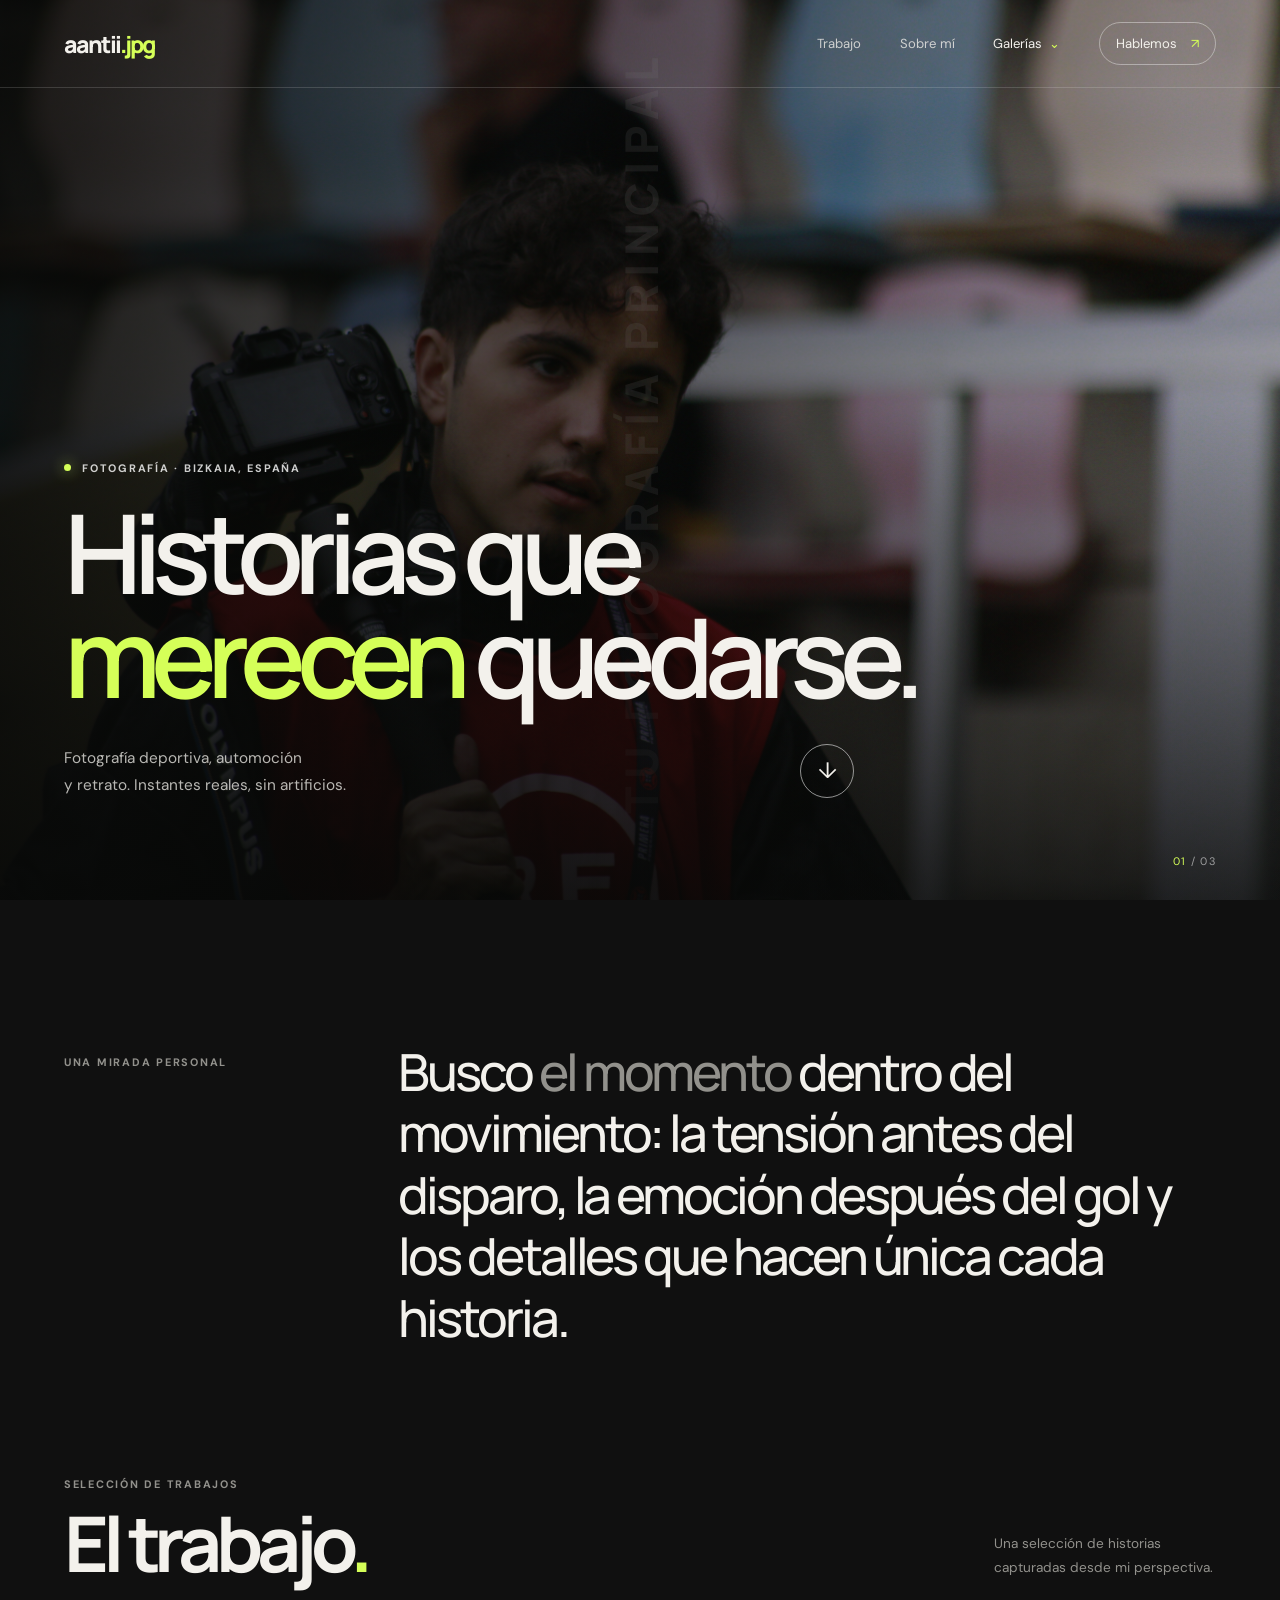
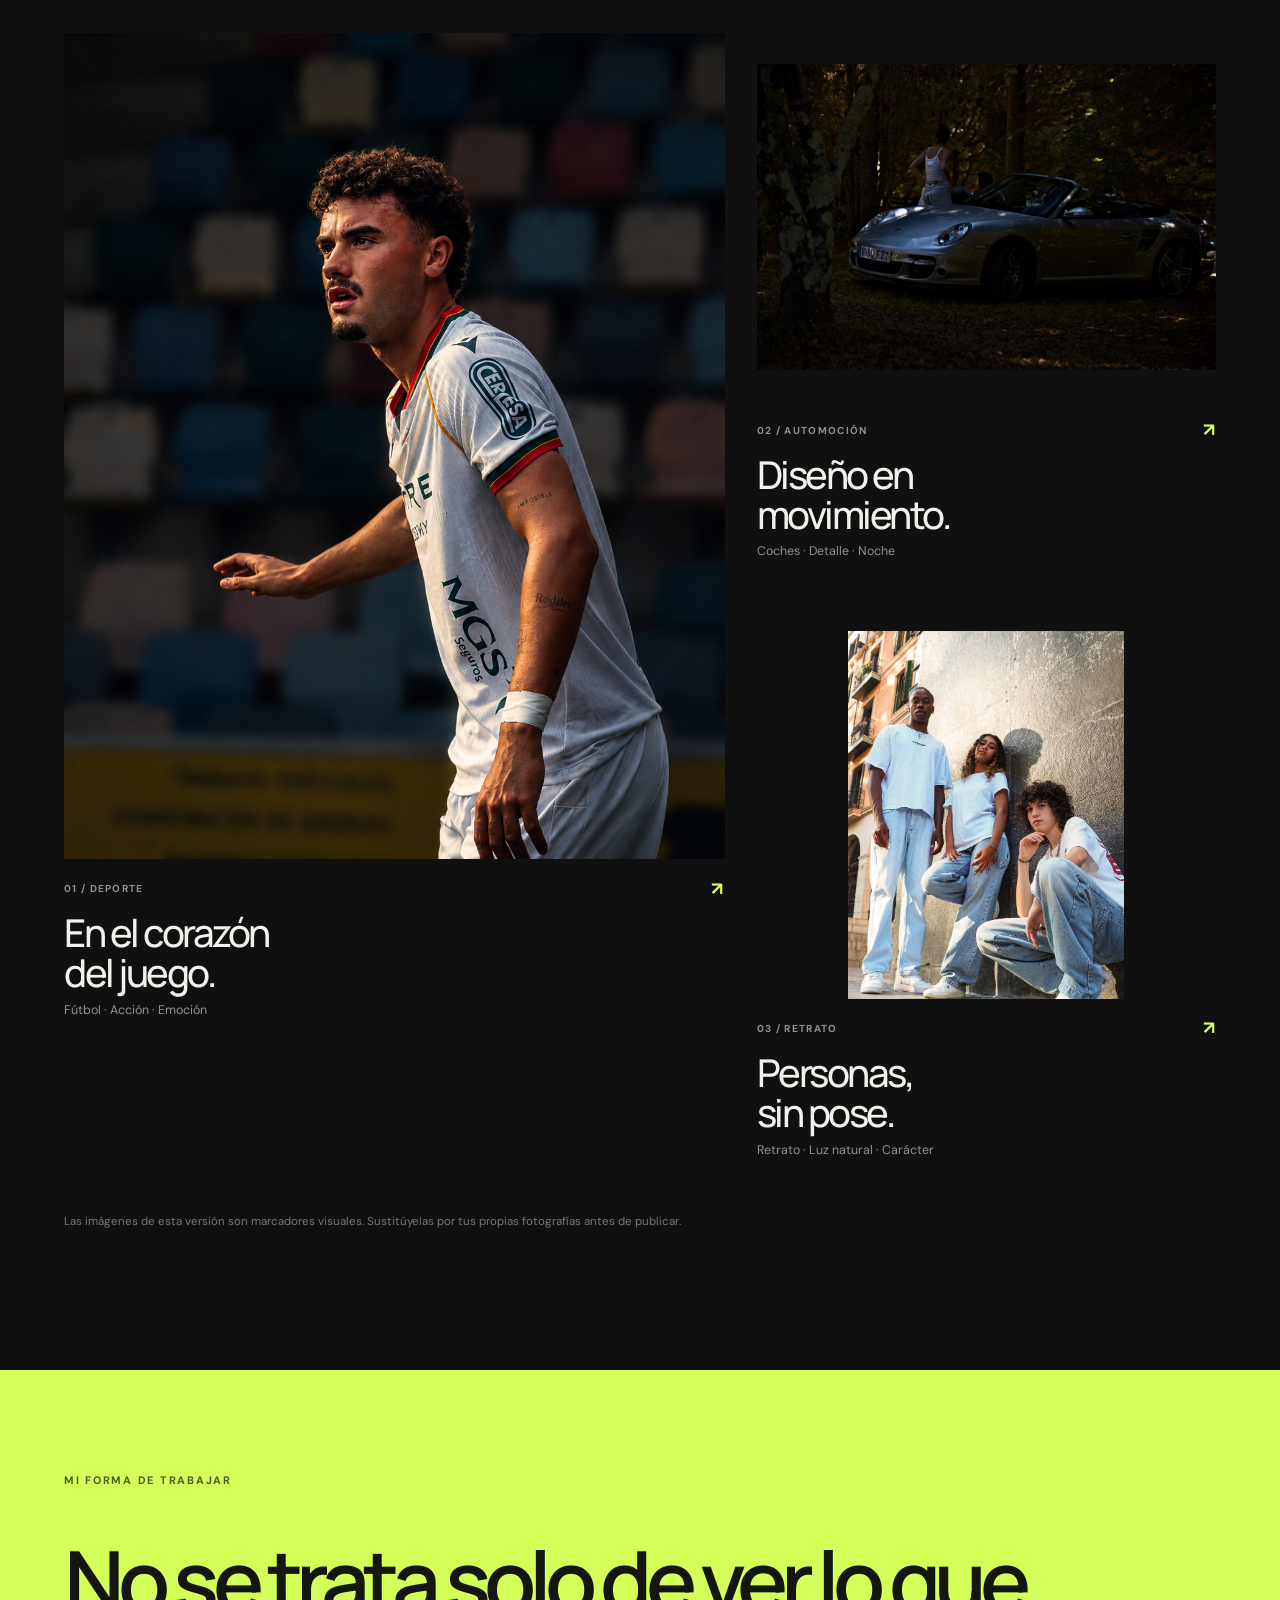
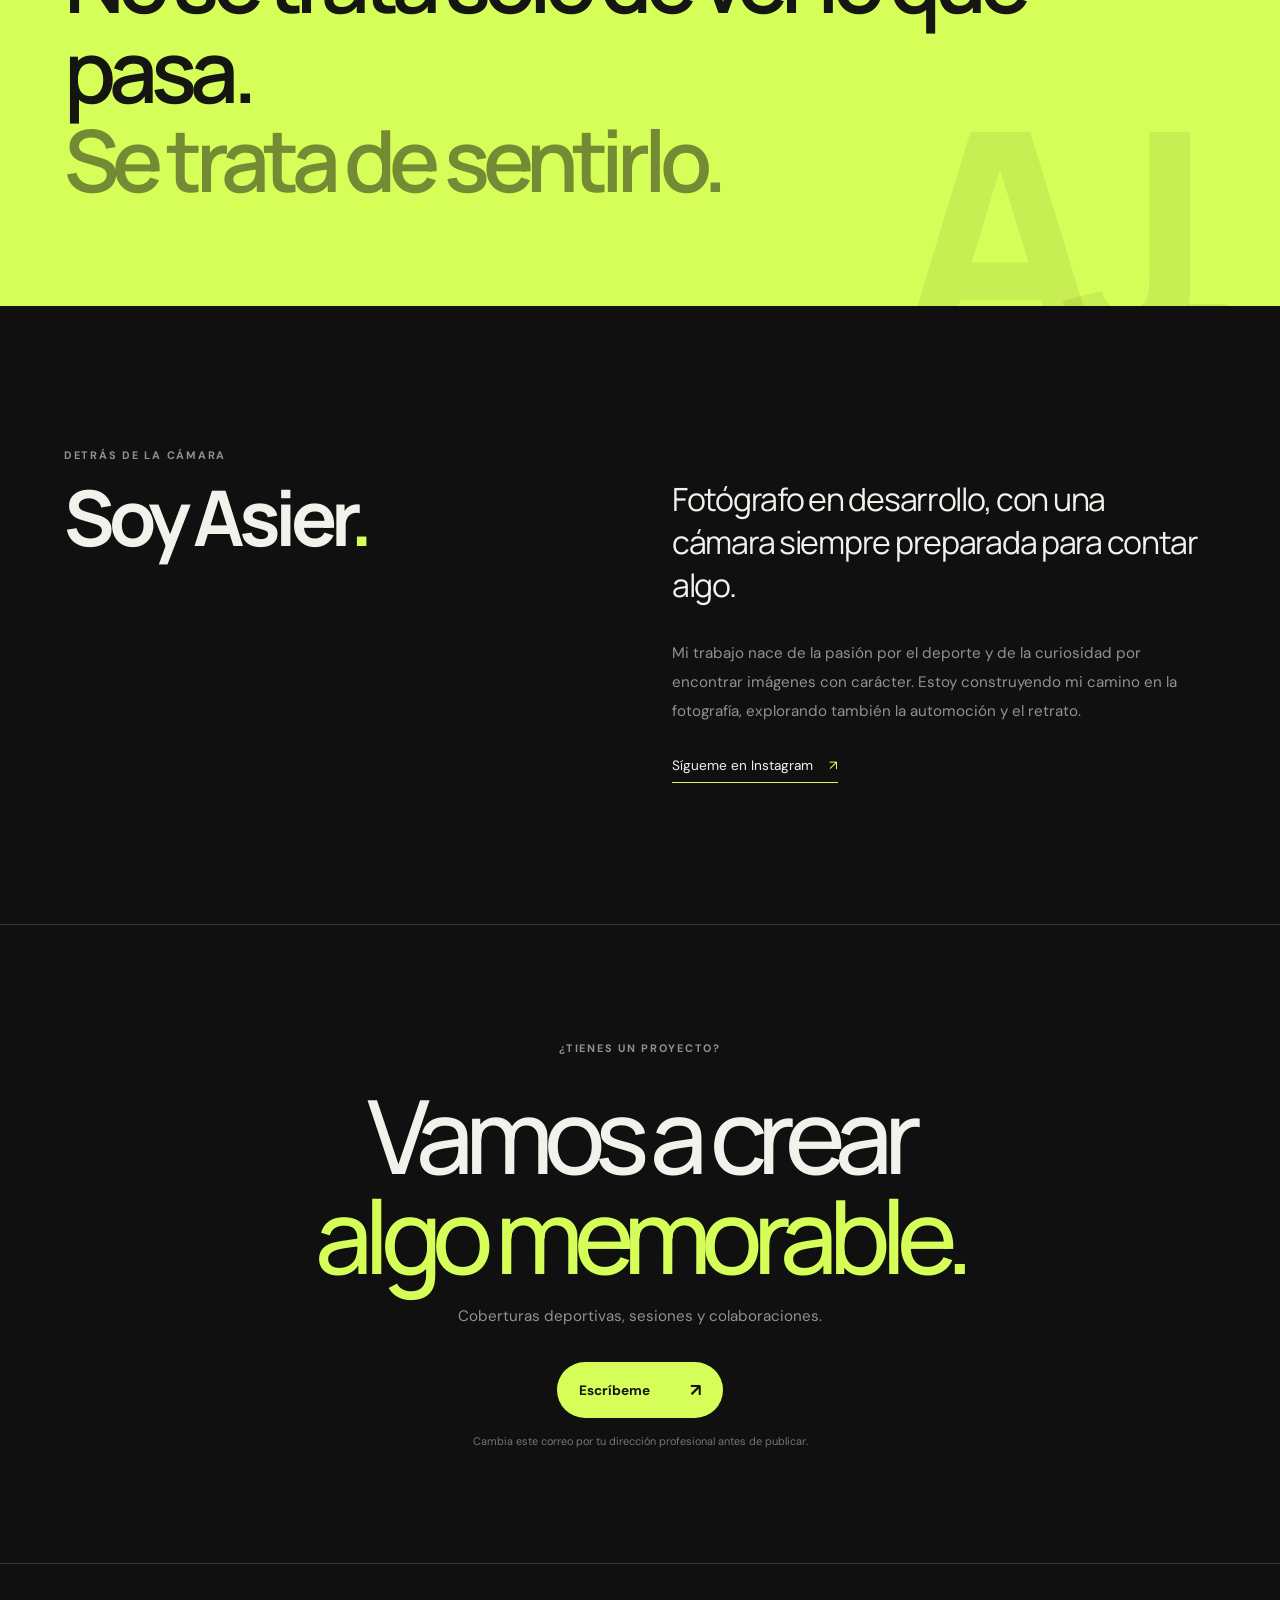
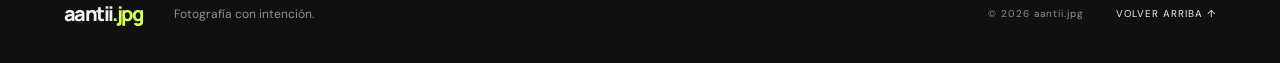
<file: index.html>
<!doctype html>
<html lang="es">
<head>
  <meta charset="utf-8">
  <meta name="viewport" content="width=device-width, initial-scale=1">
  <meta name="theme-color" content="#101010">
  <meta name="description" content="Asier.jpg — fotografía deportiva, automoción y retrato en Bizkaia.">
  <title>aantii.jpg — Fotografo</title>
  <link rel="shortcut icon" href="./img/aantii-jpg__1_-removebg-preview.png" />
  <link rel="preconnect" href="https://fonts.googleapis.com">
  <link rel="preconnect" href="https://fonts.gstatic.com" crossorigin>
  <link href="https://fonts.googleapis.com/css2?family=DM+Sans:wght@400;500;600;700&family=Manrope:wght@400;500;600;700;800&display=swap" rel="stylesheet">
  <link rel="stylesheet" href="css/styles.css">
  <script src="js/main.js" defer></script>
</head>
<body>
  <a class="skip-link" href="#contenido">Saltar al contenido</a>

  <header class="site-header">
    <a class="wordmark" href="#inicio" aria-label="asier.jpg, inicio">aantii<span>.jpg</span></a>
    <button class="menu-toggle" aria-expanded="false" aria-controls="main-nav" aria-label="Abrir menú">
      <span></span><span></span>
    </button>
    <nav class="main-nav" id="main-nav" aria-label="Navegación principal">
      <a href="#trabajo">Trabajo</a>
      <a href="#sobre-mi">Sobre mí</a>
      <div class="nav-dropdown">
  <button class="nav-dropdown-toggle"
          type="button"
          aria-expanded="false"
          aria-controls="galerias-menu">
    Galerías <span class="dropdown-arrow">⌄</span>
  </button>

  <div class="nav-dropdown-menu" id="galerias-menu">
    <a href="deporte.html">01 / Deporte</a>
    <a href="automocion.html">02 / Automoción</a>
    <a href="retrato.html">03 / Retrato</a>
  </div>
</div>
      <a class="nav-contact" href="#contacto">Hablemos <span aria-hidden="true">↗</span></a>
    </nav>
  </header>

  <main id="contenido">
    <section class="hero" id="inicio" aria-labelledby="hero-title">
      <div class="hero-image" role="img" aria-label="Imagen principal de fotografía deportiva; sustituye este recurso por tu fotografía favorita"></div>
      <div class="hero-shade"></div>
      <div class="hero-content">
        <p class="eyebrow"><span class="status-dot"></span> FOTOGRAFÍA · BIZKAIA, ESPAÑA</p>
        <h1 id="hero-title">Historias que<br><em>merecen</em> quedarse.</h1>
        <div class="hero-bottom">
          <p>Fotografía deportiva, automoción<br>y retrato. Instantes reales, sin artificios.</p>
          <a class="round-link" href="#trabajo" aria-label="Explorar trabajos"><span aria-hidden="true">↓</span></a>
        </div>
      </div>
      <div class="hero-index"><span>01</span> / 03</div>
    </section>

    <section class="intro section-wrap">
      <p class="eyebrow">UNA MIRADA PERSONAL</p>
      <p class="intro-copy">Busco <span>el momento</span> dentro del movimiento: la tensión antes del disparo, la emoción después del gol y los detalles que hacen única cada historia.</p>
    </section>

    <section class="work section-wrap" id="trabajo" aria-labelledby="work-title">
      <div class="section-heading">
        <div>
          <p class="eyebrow">SELECCIÓN DE TRABAJOS</p>
          <h2 id="work-title">El trabajo<span class="muted">.</span></h2>
        </div>
        <p class="section-note">Una selección de historias<br>capturadas desde mi perspectiva.</p>
      </div>

      <div class="gallery">
        <a class="project project-large" href="./deporte.html" aria-label="Proyecto de fotografía deportiva. Contactar para ver más">
          <div class="project-image image-sport" role="img" aria-label="Marcador provisional de fotografía deportiva"></div>
          <div class="project-meta"><span>01 / DEPORTE</span><span class="project-arrow" aria-hidden="true">↗</span></div>
          <h3>En el corazón<br>del juego.</h3>
          <p class="project-caption">Fútbol · Acción · Emoción</p>
        </a>
        <a class="project project-small" href="./automocion.html" aria-label="Proyecto de automoción. Contactar para ver más">
          <div class="project-image image-cars" role="img" aria-label="Marcador provisional de fotografía de automoción"></div>
          <div class="project-meta"><span>02 / AUTOMOCIÓN</span><span class="project-arrow" aria-hidden="true">↗</span></div>
          <h3>Diseño en<br>movimiento.</h3>
          <p class="project-caption">Coches · Detalle · Noche</p>
        </a>
        <a class="project project-small" href="./retrato.html" aria-label="Proyecto de retrato. Contactar para ver más">
          <div class="project-image image-portrait" role="img" aria-label="Marcador provisional de fotografía de retrato"></div>
          <div class="project-meta"><span>03 / RETRATO</span><span class="project-arrow" aria-hidden="true">↗</span></div>
          <h3>Personas,<br>sin pose.</h3>
          <p class="project-caption">Retrato · Luz natural · Carácter</p>
        </a>
      </div>
      <p class="replace-note">Las imágenes de esta versión son marcadores visuales. Sustitúyelas por tus propias fotografías antes de publicar.</p>
    </section>

    <section class="statement">
      <div class="statement-inner">
        <p class="eyebrow">MI FORMA DE TRABAJAR</p>
        <p class="statement-copy">No se trata solo de ver lo que pasa.<br><span>Se trata de sentirlo.</span></p>
        <span class="statement-mark" aria-hidden="true">AJ.</span>
      </div>
    </section>

    <section class="about section-wrap" id="sobre-mi" aria-labelledby="about-title">
      <div class="about-label">
        <p class="eyebrow">DETRÁS DE LA CÁMARA</p>
        <h2 id="about-title">Soy Asier<span class="muted">.</span></h2>
      </div>
      <div class="about-copy">
        <p class="about-lead">Fotógrafo en desarrollo, con una cámara siempre preparada para contar algo.</p>
        <p>Mi trabajo nace de la pasión por el deporte y de la curiosidad por encontrar imágenes con carácter. Estoy construyendo mi camino en la fotografía, explorando también la automoción y el retrato.</p>
        <a class="text-link" href="https://www.instagram.com/aantii.jpg?utm_source=ig_web_button_share_sheet&vrfl=ZDNlZDc0MzIxNw==" target="_blank" rel="noreferrer">Sígueme en Instagram <span aria-hidden="true">↗</span></a>
      </div>
    </section>

    <section class="contact section-wrap" id="contacto" aria-labelledby="contact-title">
      <p class="eyebrow">¿TIENES UN PROYECTO?</p>
      <h2 id="contact-title">Vamos a crear<br><em>algo memorable.</em></h2>
      <p class="contact-copy">Coberturas deportivas, sesiones y colaboraciones.</p>
      <a class="contact-button" href="mailto:hola@asier.jpg">Escríbeme <span aria-hidden="true">↗</span></a>
      <p class="contact-small">Cambia este correo por tu dirección profesional antes de publicar.</p>
    </section>
  </main>

  <footer class="site-footer">
    <a class="wordmark" href="#inicio">aantii<span>.jpg</span></a>
    <p>Fotografía con intención.</p>
    <div class="footer-right"><span>© <span id="year">2026</span> aantii.jpg</span><a href="#inicio">VOLVER ARRIBA ↑</a></div>
  </footer>
</body>
</html>
</file>
<file: css/styles.css>
/* ASIER.JPG — visual system
   Palette: near-black, warm white, muted grey and a restrained acid-lime accent.
   Replace the CSS placeholder artwork with your own photos before publishing. */

:root {
  color-scheme: dark;
  --bg: #101010;
  --panel: #171717;
  --text: #f3f1ec;
  --muted: #92918c;
  --line: rgba(243, 241, 236, .16);
  --accent: #d5ff58;
  --max-width: 1440px;
  --gutter: clamp(1.25rem, 5vw, 5.5rem);
}

* { box-sizing: border-box; }
html { scroll-behavior: smooth; scroll-padding-top: 90px; }
body {
  margin: 0;
  background: var(--bg);
  color: var(--text);
  font-family: "DM Sans", sans-serif;
  -webkit-font-smoothing: antialiased;
}
a { color: inherit;
   text-decoration: none; 
  }

button { 
  font: inherit; 
}

::selection { 
  color: var(--bg); 
  background: var(--accent); 
}

.skip-link { 
  position: absolute; 
  left: -9999px; 
  top: 1rem; 
  z-index: 100; 
  padding: .8rem 1rem; 
  background: var(--accent); 
  color: var(--bg); 
}

.skip-link:focus { 
  left: 1rem; 
}

.site-header {
  position: absolute;
  z-index: 10;
  top: 0; left: 0; right: 0;
  height: 88px;
  display: flex; align-items: center; justify-content: space-between;
  padding: 0 var(--gutter);
  border-bottom: 1px solid rgba(255,255,255,.15);
}

.wordmark {
  font-family: "Manrope", sans-serif;
  font-size: 1.45rem; font-weight: 800; letter-spacing: -.08em;
}

.wordmark span { 
  color: var(--accent);
 }

.main-nav { 
  display: flex; 
  align-items: center; 
  gap: clamp(1.5rem, 3vw, 3.25rem); 
  font-size: .82rem; 
}

.main-nav a {
   color: rgba(243,241,236,.78);
    transition: color .2s ease; 
  }

.main-nav a:hover, .main-nav a:focus-visible {
   color: var(--accent); 
  }

.main-nav .nav-contact { 
  color: var(--text); border: 1px solid rgba(255,255,255,.38); padding: .75rem 1rem; border-radius: 100px; 
}

.nav-contact span { 
  color: var(--accent); margin-left: .65rem; 
}

.menu-toggle { 
  display: none; 
}

.hero {
  position: relative; 
  min-height: min(850px, 100svh); 
  min-height: max(680px, 100svh);
  display: flex;
  align-items: flex-end; 
  overflow: hidden; 
  isolation: isolate;
  background: #252724;
}

.hero-image, .hero-shade { 
  position: absolute;
  inset: 0;
  z-index: -1; 
  }

.hero-image {
  /* Marcador local. Sustituye por tu foto: url("../img/hero-football.jpg") center 35% / cover no-repeat */
  background: url("../img/_MG_8658.jpg") center / cover no-repeat;
  transform: scale(1.01);
}

.hero-image::after {
  content: "TU FOTOGRAFÍA PRINCIPAL";
  position: absolute; 
  top: 48%; 
  left: 50%; 
  transform: translate(-50%,-50%) rotate(-90deg);
  font-family: "Manrope", sans-serif; 
  font-size: clamp(1.2rem, 3.5vw, 3.7rem); 
  font-weight: 800;
  letter-spacing: .16em; 
  white-space: nowrap; 
  color: rgba(255,255,255,.14);
}

.hero-shade {
   background: linear-gradient(90deg, rgba(8,9,8,.88) 0%, rgba(8,9,8,.55) 48%, rgba(8,9,8,.12) 100%), linear-gradient(0deg, rgba(8,9,8,.8), transparent 55%); 
  }

.hero-content { 
  width: 100%;
  max-width: var(--max-width);
  margin: 0 auto;
  padding: 0 var(--gutter) clamp(4rem, 8vw, 7.5rem);
 }

.eyebrow { 
margin: 0;
font-size: .68rem;
font-weight: 700;
letter-spacing: .16em;
line-height: 1.5;
 }

.hero .eyebrow { 
display: flex;
align-items: center;
gap: .7rem;
color: rgba(255,255,255,.8);
}

.status-dot { 
width: 7px;
height: 7px;
border-radius: 50%;
background: var(--accent);
box-shadow: 0 0 14px rgba(213,255,88,.7);
 }

h1, h2, h3, p { 
margin-top: 0;
 }

h1, h2, h3 { 
font-family: "Manrope", sans-serif;
 }

.hero h1 {
margin: 1.6rem 0 2.2rem;
max-width: 900px;
font-size: clamp(3.4rem, 8.6vw, 8.2rem);
font-weight: 600; 
letter-spacing: -.085em;
line-height: .94;
}

h1 em, .contact h2 em {
color: var(--accent); 
font-style: normal; 
}

.hero-bottom { 
display: flex;
align-items: flex-end; 
justify-content: space-between; 
max-width: 790px; 
}

.hero-bottom p { 
margin: 0; 
color: rgba(243,241,236,.75); 
font-size: clamp(.9rem, 1.2vw, 1.05rem); 
line-height: 1.7; 
}

.round-link { 
display: grid; 
place-items: center; 
width: 54px; 
height: 54px; 
border: 1px solid rgba(255,255,255,.55); 
border-radius: 50%; 
font-size: 1.4rem; 
transition: background .2s, color .2s, transform .2s; 
}

.round-link:hover { 
background: var(--accent); 
color: var(--bg); 
border-color: var(--accent); 
transform: translateY(3px); 
}

.hero-index { 
position: absolute; 
right: var(--gutter); 
bottom: 2rem; 
color: rgba(255,255,255,.55); 
font-size: .68rem; 
letter-spacing: .12em; 
}

.hero-index span { 
color: var(--accent); 
}

.section-wrap { 
width: 100%; 
max-width: var(--max-width); 
margin: 0 auto; 
padding-left: var(--gutter); 
padding-right: var(--gutter);
}

.intro { 
padding-top: clamp(5.5rem, 11vw, 10rem);
padding-bottom: clamp(5.5rem, 10vw, 9rem); 
display: grid; 
grid-template-columns: .7fr 2fr; gap: 3rem; 
}

.intro .eyebrow { 
color: var(--muted); 
padding-top: .8rem; 
}

.intro-copy { 
max-width: 900px; 
margin: 0; font-family: "Manrope", sans-serif; 
font-size: clamp(1.8rem, 4vw, 3.9rem); 
line-height: 1.2; 
letter-spacing: -.06em; 
font-weight: 500; 
}

.intro-copy span { 
color: var(--muted); 
}

.work { 
padding-bottom: clamp(6rem, 11vw, 10rem); 
}

.section-heading { 
display: flex; 
justify-content: space-between; 
align-items: flex-end; 
margin-bottom: 3.2rem; 
}

.section-heading .eyebrow, .about .eyebrow { 
color: var(--muted);
}

.section-heading h2, .about h2 {
margin: .8rem 0 0;
font-size: clamp(2.8rem, 6vw, 5.5rem); 
letter-spacing: -.08em; 
line-height: 1; 
}

.muted { 
color: var(--accent); 
}

.section-note { 
margin: 0 .2rem .2rem 0; 
color: var(--muted); 
font-size: .85rem; 
line-height: 1.7; 
}

.gallery { 
display: grid; 
grid-template-columns: 1.18fr .82fr; 
gap: clamp(1rem, 2.5vw, 2.25rem); 
align-items: start; 
}

.project { 
display: block; 
min-width: 0; 
}

.project-large { 
grid-row: span 2; 
}

.project-image {
  position: relative;
  overflow: hidden;
  width: 100%;
  background-color: none;
}

.project-large .project-image {
  aspect-ratio: 4 / 5;
}

.project-small .project-image {
  aspect-ratio: 1.25 / 1;
}

.project-image::before {
  content: "";
  position: absolute;
  inset: 0;
  transition: transform .6s cubic-bezier(.2,.7,.2,1);
}

.project:hover .project-image::before {
  transform: scale(1.02);
}

.image-sport::before {
  background: url("../img/Futbolista\ bajo\ luces\ del\ estadio.jpg") center / cover no-repeat;
}

.image-cars::before {
  background: url("../img/IMG_5705.jpg") center / contain no-repeat;
}

.image-portrait::before {
  background: url("../img/P9130048.JPG") center / contain no-repeat;
}

.project-image::after { 
position: absolute; 
top: 50%; left: 50%; 
transform: translate(-50%,-50%); 
color: rgba(255,255,255,.5); 
font-size: .65rem; 
letter-spacing: .18em; 
white-space: nowrap;
}

.project-meta { 
display: flex; 
justify-content: space-between; 
align-items: center; 
margin-top: 1.1rem; 
color: var(--muted); 
font-size: .63rem; 
font-weight: 700; 
letter-spacing: .13em; 
}

.project-arrow { 
color: var(--accent); 
font-size: 1.15rem; 
transition: transform .2s; 
}

.project:hover .project-arrow { 
transform: translate(3px,-3px); 
}

.project h3 { 
margin: .8rem 0 .55rem; 
font-size: clamp(1.8rem, 3vw, 3.1rem); 
line-height: 1.04; 
font-weight: 500; 
letter-spacing: -.065em; 
}

.project-caption { 
color: var(--muted); 
font-size: .78rem; 
margin-bottom: 2.5rem; 
}

.replace-note { 
margin: 1rem 0 0; 
color: #77766f; 
font-size: .72rem; 
}

.statement { 
background: var(--accent); 
color: #151611; 
}

.statement-inner { 
position: relative; 
max-width: var(--max-width); 
margin: 0 auto; 
padding: clamp(4rem, 8vw, 7.5rem) var(--gutter); 
overflow: hidden; 
}

.statement .eyebrow { 
opacity: .7; 
}

.statement-copy { 
position: relative; 
z-index: 1; 
margin: 3rem 0 0; 
font-family: "Manrope", sans-serif; 
font-size: clamp(2.5rem, 6.7vw, 6.7rem); 
line-height: 1.04; 
letter-spacing: -.08em; 
font-weight: 600; 
}

.statement-copy span { 
color: rgba(21,22,17,.5); 
}

.statement-mark { 
position: absolute; 
right: var(--gutter); 
bottom: -4.5rem; 
font-family: "Manrope", sans-serif; 
font-size: clamp(8rem, 23vw, 23rem); 
line-height: 1; 
font-weight: 800; 
letter-spacing: -.13em; 
color: rgba(21,22,17,.07); 
}

.about { 
display: grid; 
grid-template-columns: 1fr 1fr; 
gap: 4rem; 
padding-top: clamp(6rem, 11vw, 10rem); 
padding-bottom: clamp(6rem, 11vw, 10rem); 
}

.about h2 { 
margin-top: 1rem; 
}

.about-copy { 
max-width: 530px; 
padding-top: 1.9rem; 
}

.about-lead { 
font-family: "Manrope", sans-serif; 
font-size: clamp(1.4rem, 2.5vw, 2.1rem); 
line-height: 1.35; 
letter-spacing: -.04em; 
}

.about-copy > p:not(.about-lead) { 
color: var(--muted); 
font-size: .95rem; 
line-height: 1.9; 
}

.text-link { 
display: inline-flex; 
align-items: center; 
gap: 1rem; 
margin-top: 1rem; 
padding-bottom: .5rem; 
border-bottom: 1px solid var(--accent); 
font-size: .85rem; 
}

.text-link span { 
color: var(--accent); 
}

.contact { 
padding-top: clamp(5rem, 9vw, 8rem); 
padding-bottom: clamp(5rem, 9vw, 8rem); 
border-top: 1px solid var(--line); 
text-align: center; 
}

.contact .eyebrow { 
color: var(--muted); 
}

.contact h2 { 
margin: 1.8rem 0 1.3rem; 
font-size: clamp(3rem, 8vw, 7.8rem); 
font-weight: 500; 
letter-spacing: -.09em; 
line-height: .98; 
}

.contact-copy { 
color: var(--muted); 
font-size: .95rem; 
}

.contact-button { 
display: inline-flex; 
align-items: center; 
gap: 2.5rem; 
margin-top: 1.3rem; 
padding: 1.05rem 1.35rem; 
border-radius: 100px; 
background: var(--accent); 
color: #151611; 
font-size: .85rem; 
font-weight: 700; 
transition: transform .2s, background .2s; 
}

.contact-button:hover { 
transform: translateY(-3px); 
background: #e1ff87; 
}

.contact-button span { 
font-size: 1.1rem; 
}

.contact-small { 
margin: 1rem 0 0; 
color: #77766f; 
font-size: .68rem; 
}

.site-footer { 
display: flex; 
align-items: center; 
gap: 2rem; 
min-height: 100px; 
padding: 1.5rem var(--gutter); 
border-top: 1px solid var(--line); 
}

.site-footer .wordmark { 
font-size: 1.25rem; 
}

.site-footer > p { 
  margin: 0; 
  color: var(--muted); 
  font-size: .75rem; 
}

.footer-right { 
  display: flex; 
  align-items: center; 
  gap: 2rem; 
  margin-left: auto; 
  color: var(--muted); 
  font-size: .62rem; 
  letter-spacing: .1em; 
}

.footer-right a { 
  color: var(--text); 
}

@media (min-width: 1500px) { 
  .hero-content { 
    padding-bottom: 8rem;
   } 
  }

@media (max-width: 760px) {
  .site-header { 
    height: 74px;
   }
  .menu-toggle {
     display: flex;
    flex-direction: column; 
    justify-content: center; 
    gap: 6px; 
    width: 44px; 
    height: 44px; 
    padding: 10px; 
    border: 1px solid var(--line); 
    border-radius: 50%; 
    background: transparent; 
    cursor: pointer; 
  }
  
  .menu-toggle span { 
    display: block; 
    height: 1px; 
    width: 100%; 
    background: var(--text); 
    transition: transform .2s; 
  }

  .menu-toggle[aria-expanded="true"] span:first-child { 
    transform: translateY(3.5px) rotate(45deg);
   }
  
  .menu-toggle[aria-expanded="true"] span:last-child { 
    transform: translateY(-3.5px) rotate(-45deg);
   }

  .main-nav { 
    display: none; 
    position: absolute; 
    top: 73px; 
    left: 0; 
    right: 0; 
    padding: 1.5rem var(--gutter) 2rem; 
    background: rgba(16,16,16,.97); 
    border-bottom: 1px solid var(--line); 
    flex-direction: column; 
    align-items: flex-start; 
    gap: 1.4rem; 
  }

  .main-nav.is-open { 
    display: flex; 
  }

  .main-nav .nav-contact { 
    margin-top: .25rem;
  }
  .hero { 
    min-height: 760px; 
    min-height: 100svh; 
  }

  .hero-content { 
    padding-bottom: 5.2rem; 
  }
  
  .hero h1 { 
    font-size: clamp(3.25rem, 13vw, 6rem); 
  }
  
  .hero-bottom { 
    align-items: flex-end; 
    gap: 1.5rem; 
  }
  
  .round-link { 
    flex: 0 0 48px; 
    width: 48px; 
    height: 48px; 
  }

  .hero-index { 
    bottom: 1.5rem; 
  }

  .intro { 
    grid-template-columns: 1fr; 
    gap: 1.5rem; 
    padding-top: 5rem; 
    padding-bottom: 5rem; 
  }

  .intro .eyebrow { 
    padding-top: 0; 
  }

  .section-heading { 
    align-items: flex-start; 
    gap: 1.5rem; 
    flex-direction: column; 
    margin-bottom: 2.2rem; 
  }

  .section-note br { 
    display: none; 
  }

  .gallery { 
    grid-template-columns: 1fr; 
    gap: 1.5rem; 
  }

  .project-large { 
    grid-row: auto; 
  }

  .project-large .project-image { 
    aspect-ratio: 4 / 4.5; 
  }

  .project-small .project-image { 
    aspect-ratio: 4 / 3; 
  }

  .project-caption { 
    margin-bottom: 1rem; 
  }

  .statement-copy { 
    margin-top: 2rem; 
  }

  .about { 
    grid-template-columns: 1fr; 
    gap: 1rem; 
    padding-top: 5rem; 
    padding-bottom: 5rem; 
  }

  .about-copy { 
    padding-top: 1rem; 
  }

  .site-footer { 
    flex-wrap: wrap; 
    gap: .8rem 1.5rem; 
  }

  .footer-right { 
    width: 100%; 
    justify-content: 
    space-between; 
    margin: .7rem 0 0;
  }
}
@media (prefers-reduced-motion: reduce) {
  *, *::before, *::after { 
    scroll-behavior: auto !important; 
    transition-duration: .01ms !important; 
    animation-duration: .01ms !important; 
    animation-iteration-count: 1 !important; 
  }
}

/* Desplegable de Galerías */
.nav-dropdown {
  position: relative;
}

.nav-dropdown-toggle {
  display: inline-flex;
  align-items: center;
  gap: 0.45rem;
  padding: 0.5rem 0;
  border: 0;
  background: transparent;
  color: inherit;
  font: inherit;
  cursor: pointer;
}

.dropdown-arrow {
  color: var(--accent);
  transition: transform 0.25s ease;
}

.nav-dropdown.is-open .dropdown-arrow {
  transform: rotate(180deg);
}

.nav-dropdown-menu {
  position: absolute;
  top: calc(100% + 0.8rem);
  left: 50%;
  min-width: 190px;
  padding: 0.5rem;
  background: #151515;
  border: 1px solid rgba(255, 255, 255, 0.12);
  box-shadow: 0 15px 40px rgba(0, 0, 0, 0.3);
  opacity: 0;
  visibility: hidden;
  transform: translate(-50%, 8px);
  transition: opacity 0.2s ease, transform 0.2s ease,
              visibility 0.2s ease;
  z-index: 100;
  border-radius: 15%;
}

.nav-dropdown-menu a {
  display: block;
  padding: 0.85rem 0.9rem;
  color: #f3f1ec;
  text-decoration: none;
  font-size: 0.8rem;
  white-space: nowrap;
  transition: color 0.2s ease, background 0.2s ease;
}

.nav-dropdown-menu a:hover {
  color: var(--accent);
  background: rgba(255, 255, 255, 0.04);
}

.nav-dropdown.is-open .nav-dropdown-menu {
  opacity: 1;
  visibility: visible;
  transform: translate(-50%, 0);
}

@media (hover: hover) and (pointer: fine) {
  .nav-dropdown:hover .nav-dropdown-menu,
  .nav-dropdown:focus-within .nav-dropdown-menu {
    opacity: 1;
    visibility: visible;
    transform: translate(-50%, 0);
  }
}

@media (max-width: 700px) {
  .nav-dropdown-menu {
    left: 0;
    transform: translateY(8px);
  }

  .nav-dropdown.is-open .nav-dropdown-menu {
    transform: translateY(0);
  }
}
</file>
